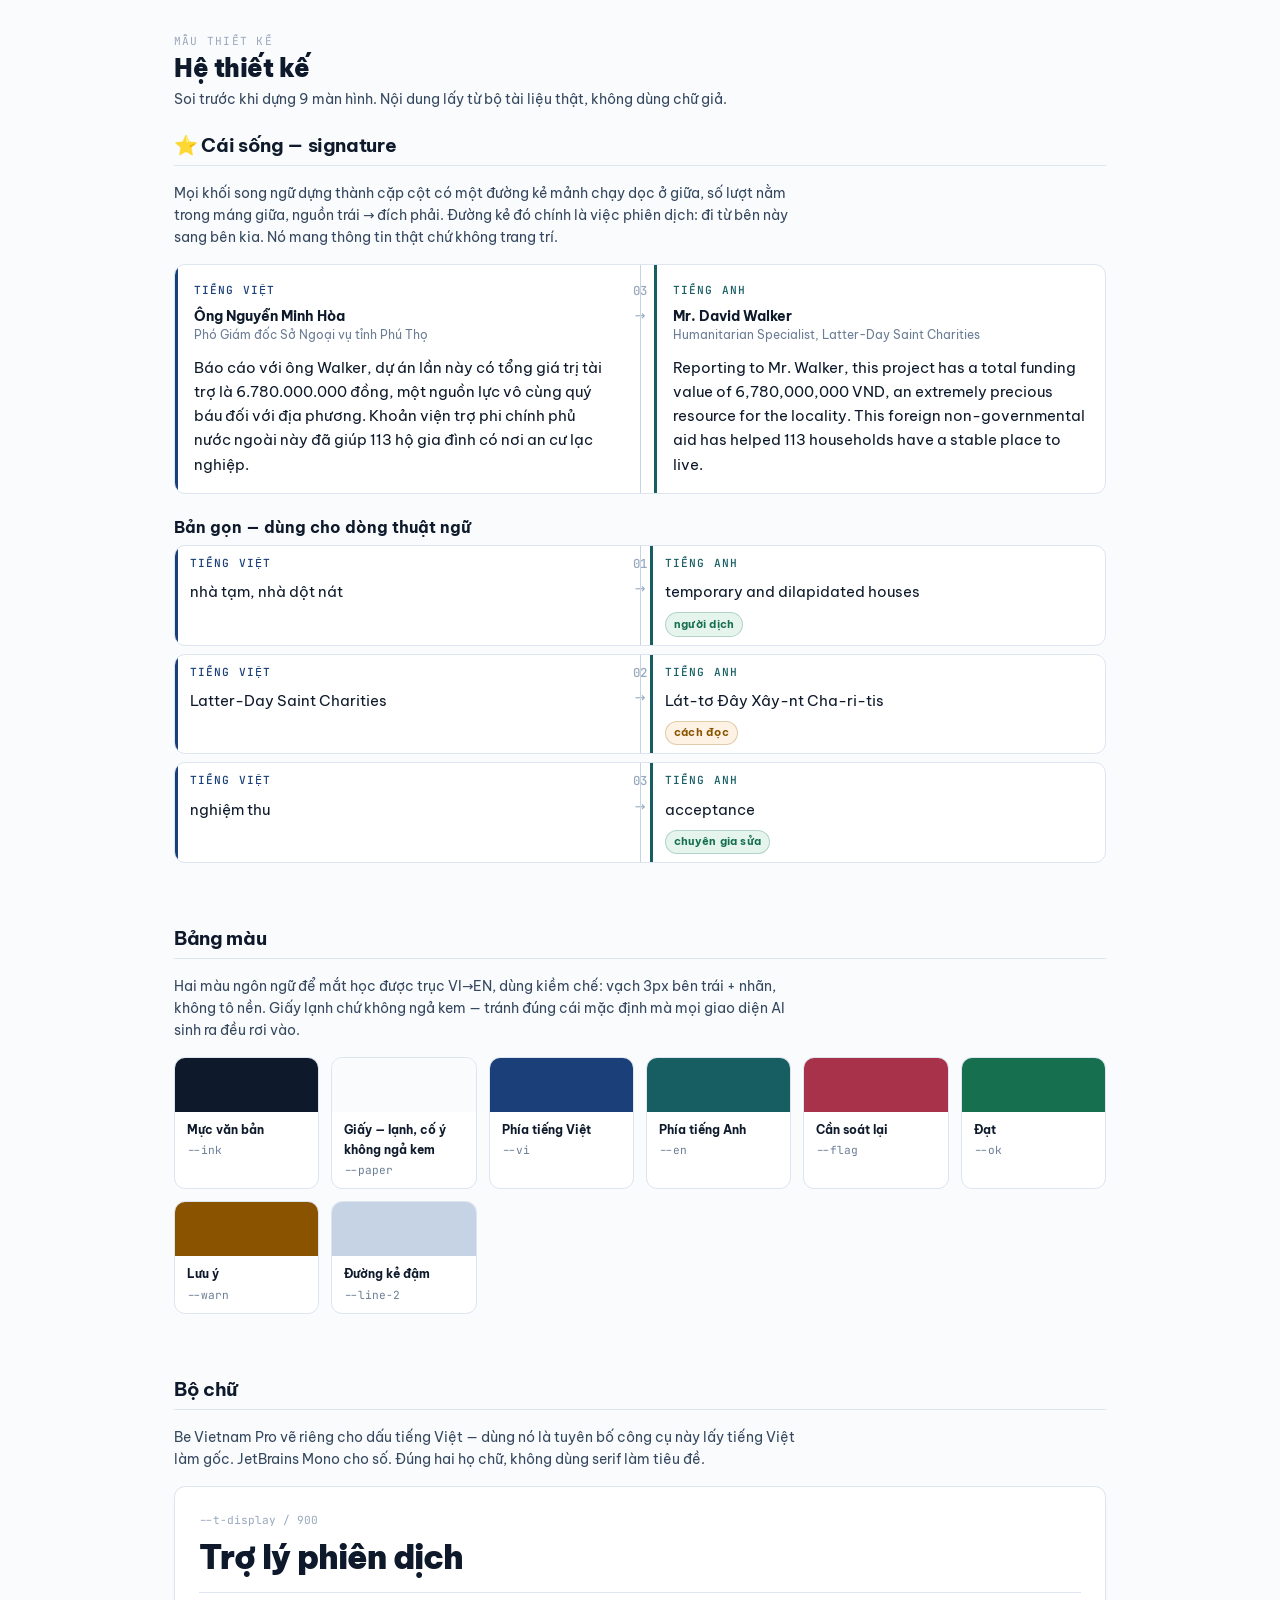
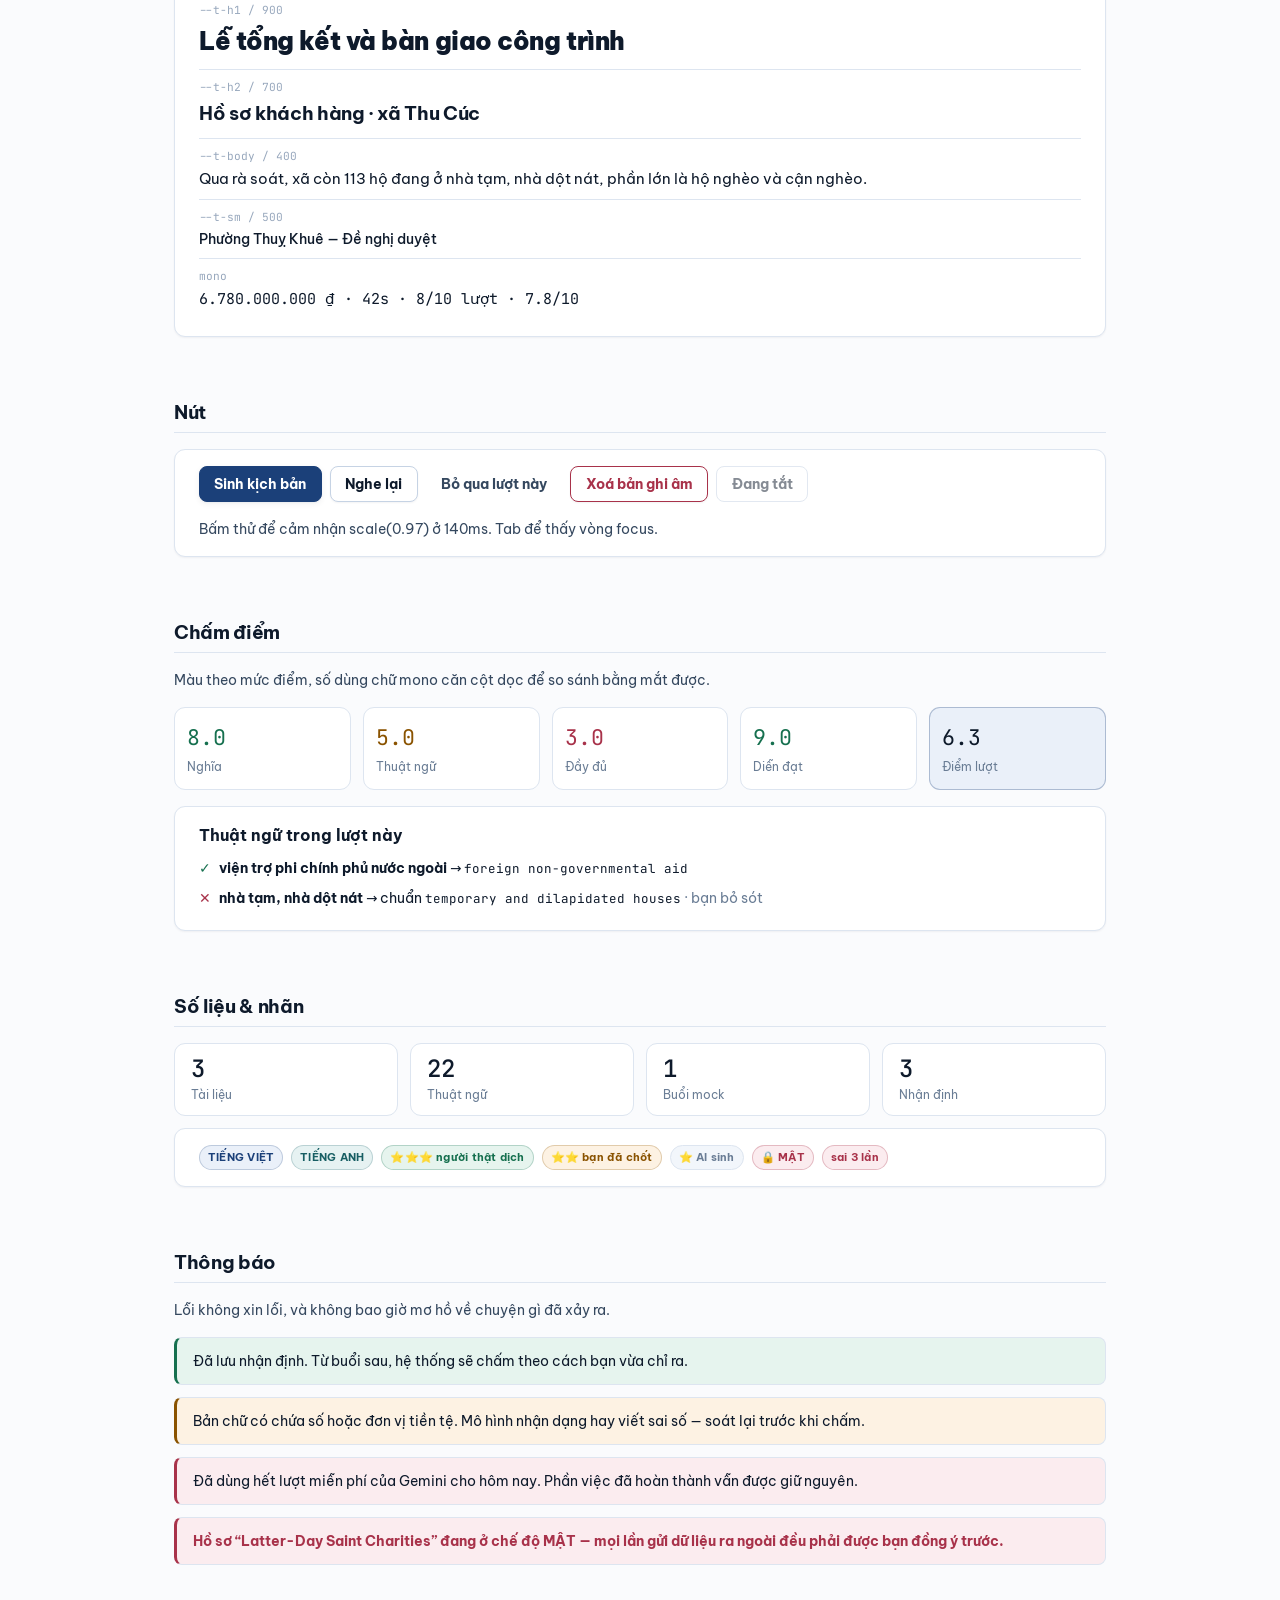
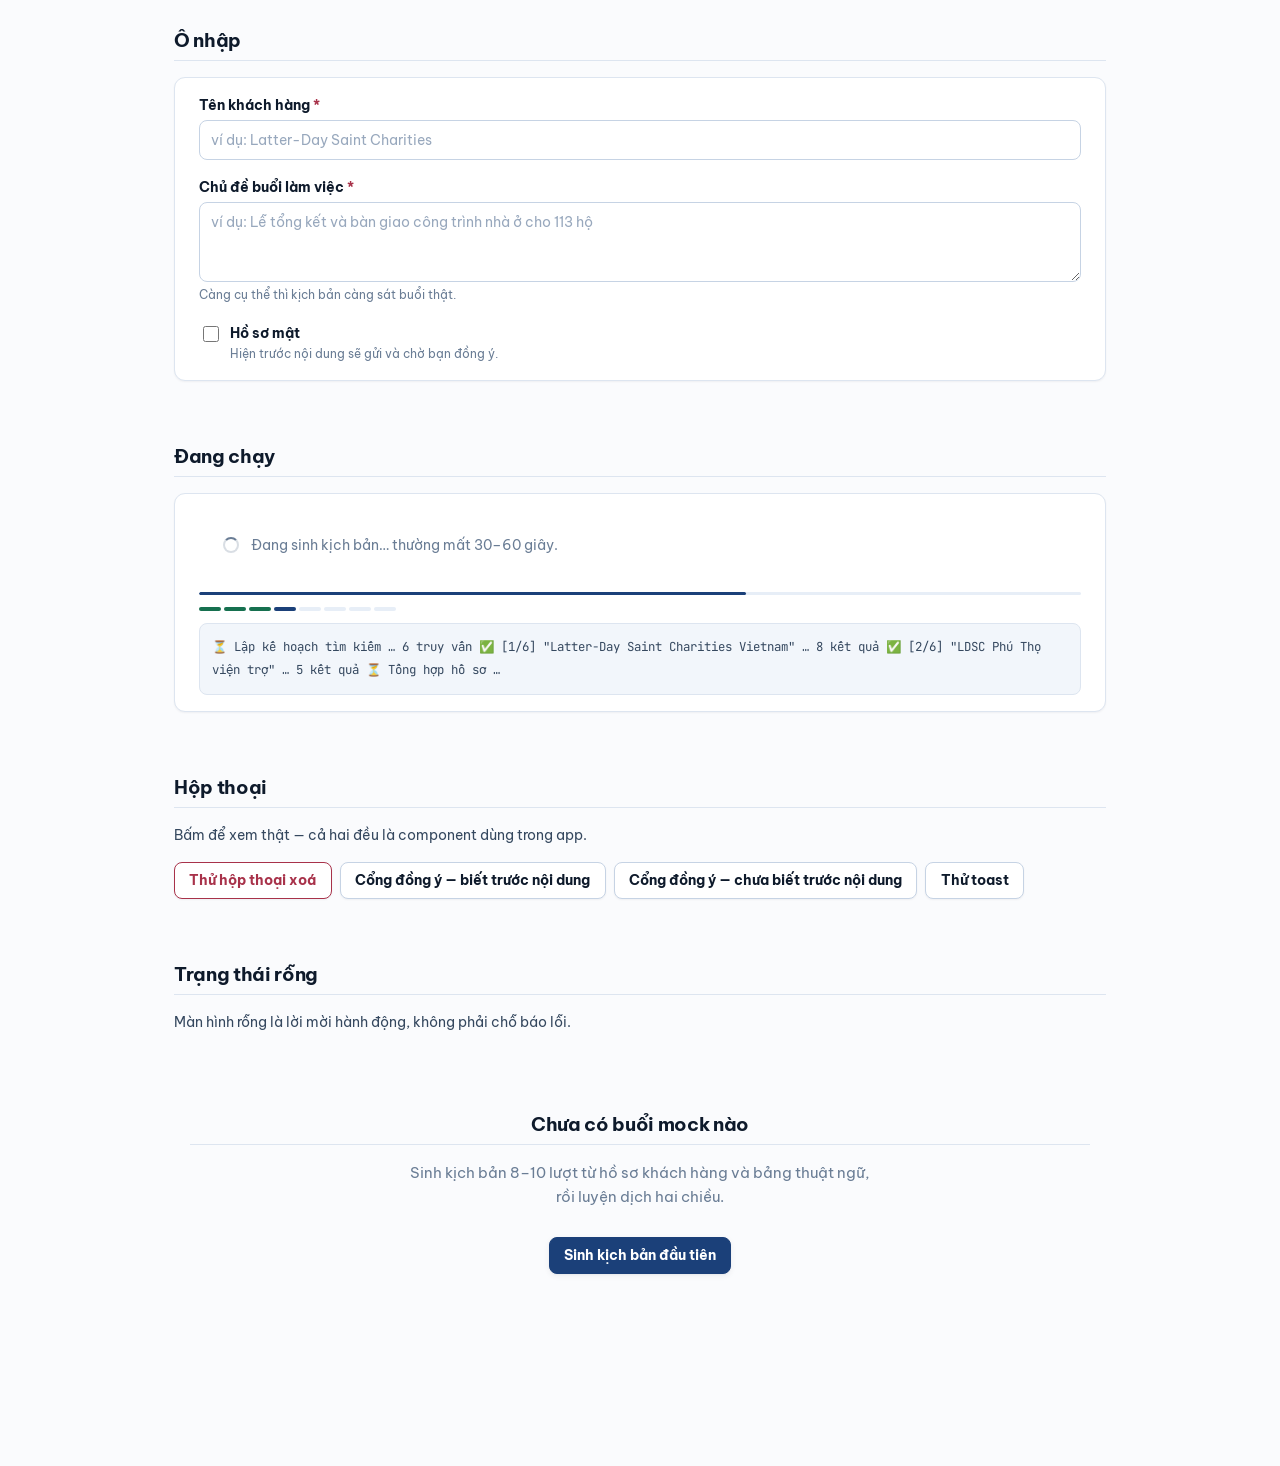
<file: web/gallery.html>
<!doctype html>
<html lang="vi">
  <head>
    <meta charset="utf-8" />
    <meta name="viewport" content="width=device-width, initial-scale=1" />
    <title>Mẫu thiết kế — Trợ lý phiên dịch</title>
    <meta name="color-scheme" content="light dark" />
    <!-- SVG một tệp cho mọi kích thước, và không phát sinh request 404 như trước.
         Hình chính là chữ ký "cái sống" của sản phẩm. -->
    <link rel="icon" type="image/svg+xml" href="/static/favicon.svg" />
    <link rel="stylesheet" href="static/css/tokens.css" />
    <link rel="stylesheet" href="static/css/base.css" />
    <link rel="stylesheet" href="static/css/components.css" />
    <link rel="stylesheet" href="static/css/screens.css" />
    <style>
      .gal { max-width: 980px; margin: 0 auto; padding: var(--s-6) var(--s-5) var(--s-8); }
      .gal section { margin-bottom: var(--s-8); }
      .gal h2 {
        padding-bottom: var(--s-2);
        border-bottom: 1px solid var(--line);
        margin-bottom: var(--s-4);
      }
      .gal .why {
        font-size: var(--t-sm);
        color: var(--ink-2);
        max-width: 70ch;
        margin-bottom: var(--s-4);
      }
      .swatches { display: grid; grid-template-columns: repeat(auto-fit, minmax(128px, 1fr)); gap: var(--s-3); }
      .sw { border: 1px solid var(--line); border-radius: var(--r-md); overflow: hidden; background: var(--surface); }
      .sw .chip { height: 54px; }
      .sw .meta { padding: var(--s-2) var(--s-3); font-size: var(--t-xs); }
      .sw .meta b { display: block; }
      .sw .meta code { color: var(--ink-3); font-size: var(--t-micro); }
      .type-row { padding: var(--s-2) 0; border-bottom: 1px solid var(--line); }
      .type-row:last-child { border-bottom: 0; }
      .type-row .tag {
        font-family: var(--font-mono); font-size: var(--t-micro);
        color: var(--ink-4); display: block; margin-bottom: 2px;
      }
    </style>
  </head>
  <body>
    <div class="gal" id="gal"></div>
    <script type="module" src="js/gallery.js"></script>
  </body>
</html>
</file>
<file: web/static/css/tokens.css>
/* ============================================================================
 * TOKENS — nguồn sự thật duy nhất cho màu, chữ, giãn cách, chuyển động.
 *
 * Hướng thiết kế neo vào chính nghề phiên dịch, không lấy mặc định an toàn:
 *   - Bộ chữ Be Vietnam Pro được vẽ riêng cho dấu tiếng Việt. Dùng nó là tuyên bố
 *     công cụ này lấy tiếng Việt làm gốc, chứ không phải với tay lấy Inter.
 *   - Hai màu ngôn ngữ (--vi navy, --en mòng két) để mắt học được trục VI→EN.
 *     Dùng KIỀM CHẾ: vạch 3px bên trái + nhãn, không tô nền.
 *   - Giấy lạnh (--paper) chứ KHÔNG ngả kem — tránh đúng cái mặc định
 *     "cream + serif + terracotta" mà mọi giao diện AI sinh ra đều rơi vào.
 * ========================================================================= */

/* ------------------------------- Bộ chữ -------------------------------- */

@font-face {
  font-family: "Be Vietnam Pro";
  font-style: normal;
  font-weight: 400;
  font-display: swap;
  src: url("../fonts/be-vietnam-pro-vietnamese-400-normal.woff2") format("woff2");
  unicode-range: U+0102-0103, U+0110-0111, U+0128-0129, U+0168-0169, U+01A0-01A1,
    U+01AF-01B0, U+0300-0301, U+0303-0304, U+0308-0309, U+0323, U+0329, U+1EA0-1EF9, U+20AB;
}
@font-face {
  font-family: "Be Vietnam Pro";
  font-style: normal;
  font-weight: 400;
  font-display: swap;
  src: url("../fonts/be-vietnam-pro-latin-400-normal.woff2") format("woff2");
}
@font-face {
  font-family: "Be Vietnam Pro";
  font-style: normal;
  font-weight: 500;
  font-display: swap;
  src: url("../fonts/be-vietnam-pro-vietnamese-500-normal.woff2") format("woff2");
  unicode-range: U+0102-0103, U+0110-0111, U+0128-0129, U+0168-0169, U+01A0-01A1,
    U+01AF-01B0, U+0300-0301, U+0303-0304, U+0308-0309, U+0323, U+0329, U+1EA0-1EF9, U+20AB;
}
@font-face {
  font-family: "Be Vietnam Pro";
  font-style: normal;
  font-weight: 500;
  font-display: swap;
  src: url("../fonts/be-vietnam-pro-latin-500-normal.woff2") format("woff2");
}
@font-face {
  font-family: "Be Vietnam Pro";
  font-style: normal;
  font-weight: 700;
  font-display: swap;
  src: url("../fonts/be-vietnam-pro-vietnamese-700-normal.woff2") format("woff2");
  unicode-range: U+0102-0103, U+0110-0111, U+0128-0129, U+0168-0169, U+01A0-01A1,
    U+01AF-01B0, U+0300-0301, U+0303-0304, U+0308-0309, U+0323, U+0329, U+1EA0-1EF9, U+20AB;
}
@font-face {
  font-family: "Be Vietnam Pro";
  font-style: normal;
  font-weight: 700;
  font-display: swap;
  src: url("../fonts/be-vietnam-pro-latin-700-normal.woff2") format("woff2");
}
@font-face {
  font-family: "Be Vietnam Pro";
  font-style: normal;
  font-weight: 900;
  font-display: swap;
  src: url("../fonts/be-vietnam-pro-vietnamese-900-normal.woff2") format("woff2");
  unicode-range: U+0102-0103, U+0110-0111, U+0128-0129, U+0168-0169, U+01A0-01A1,
    U+01AF-01B0, U+0300-0301, U+0303-0304, U+0308-0309, U+0323, U+0329, U+1EA0-1EF9, U+20AB;
}
@font-face {
  font-family: "Be Vietnam Pro";
  font-style: normal;
  font-weight: 900;
  font-display: swap;
  src: url("../fonts/be-vietnam-pro-latin-900-normal.woff2") format("woff2");
}
@font-face {
  font-family: "JetBrains Mono";
  font-style: normal;
  font-weight: 400;
  font-display: swap;
  src: url("../fonts/jetbrains-mono-latin-400-normal.woff2") format("woff2");
}
@font-face {
  font-family: "JetBrains Mono";
  font-style: normal;
  font-weight: 500;
  font-display: swap;
  src: url("../fonts/jetbrains-mono-latin-500-normal.woff2") format("woff2");
}

:root {
  --font-ui: "Be Vietnam Pro", system-ui, -apple-system, "Segoe UI", sans-serif;
  --font-mono: "JetBrains Mono", ui-monospace, Consolas, monospace;

  /* ----------------------------- Thang chữ -----------------------------
   * Tỉ lệ 1.2 quanh 15px. Tiêu đề dùng weight 900 của Be Vietnam Pro —
   * bộ chữ này có độ tương phản nét rất rõ ở weight cao, đủ làm giọng chính
   * mà không cần thêm một họ chữ serif nào nữa.
   */
  --t-display: 2.05rem;
  --t-h1: 1.55rem;
  --t-h2: 1.2rem;
  --t-h3: 1rem;
  --t-body: 0.938rem;
  --t-sm: 0.85rem;
  --t-xs: 0.775rem;
  --t-micro: 0.7rem;

  --lh-tight: 1.2;
  --lh-snug: 1.4;
  --lh-body: 1.62;

  /* Chữ càng to càng phải siết lại, càng nhỏ càng phải nới ra */
  --tr-display: -0.03em;
  --tr-head: -0.018em;
  --tr-body: 0;
  --tr-micro: 0.02em;

  /* --------------------------- Giãn cách ---------------------------
   * Thang 4px. Chỉ dùng các bậc này, không đặt số lẻ.
   */
  --s-1: 4px;
  --s-2: 8px;
  --s-3: 12px;
  --s-4: 16px;
  --s-5: 24px;
  --s-6: 32px;
  --s-7: 48px;
  --s-8: 64px;

  --r-xs: 5px;
  --r-sm: 8px;
  --r-md: 11px;
  --r-lg: 16px;
  --r-pill: 999px;

  /* ------------------------------ Màu ------------------------------ */
  --ink: #0e1a2b;
  --ink-2: #35485f;
  --ink-3: #6a7d95;
  --ink-4: #98a8bd;

  --paper: #fafbfd;
  --surface: #ffffff;
  --surface-2: #f2f6fb;
  --surface-3: #e7eef7;

  --line: #dde5f0;
  --line-2: #c6d3e4;

  /* Hai màu ngôn ngữ — trục của toàn bộ sản phẩm */
  --vi: #1b4079;
  --vi-soft: #eaf0f9;
  --en: #175e63;
  --en-soft: #e6f2f2;

  --flag: #a8324a;
  --flag-soft: #fbecef;

  --ok: #16704f;
  --ok-soft: #e6f4ee;
  --warn: #8a5300;
  --warn-soft: #fdf2e3;

  /* Bóng rất nhẹ, ba tầng. Viền đơn thuần làm mọi thứ phẳng như nhau. */
  --sh-1: 0 1px 2px rgba(14, 26, 43, 0.05);
  --sh-2: 0 2px 6px rgba(14, 26, 43, 0.06), 0 1px 2px rgba(14, 26, 43, 0.04);
  --sh-3: 0 10px 30px rgba(14, 26, 43, 0.10), 0 2px 6px rgba(14, 26, 43, 0.05);
  --sh-focus: 0 0 0 3px rgba(27, 64, 121, 0.16);

  /* --------------------------- Chuyển động ---------------------------
   * Easing dựng sẵn của CSS quá yếu. Đây là bảng điều khiển nghề nghiệp:
   * gọn và nhanh, không nảy, không trang trí.
   */
  --ease-out: cubic-bezier(0.23, 1, 0.32, 1);
  --ease-in-out: cubic-bezier(0.77, 0, 0.175, 1);

  --d-press: 140ms;
  --d-state: 180ms;
  --d-enter: 220ms;

  /* --------------------------- Kích thước --------------------------- */
  --rail-w: 236px;
  --content-max: 1100px;
  --spine-gap: 28px; /* máng giữa của "cái sống" — vừa đủ đặt số lượt */
}

/* Nền tối: cùng cấu trúc, đảo tầng bề mặt. Hai màu ngôn ngữ sáng lên để
 * giữ tương phản trên nền tối. */
@media (prefers-color-scheme: dark) {
  :root {
    --ink: #e9eff8;
    --ink-2: #b3c2d6;
    --ink-3: #8395ad;
    --ink-4: #5f7188;

    --paper: #0a1220;
    --surface: #101b2c;
    --surface-2: #16243a;
    --surface-3: #1e3049;

    --line: #21334b;
    --line-2: #2d4260;

    --vi: #6d9ee0;
    --vi-soft: #16273f;
    --en: #4fb3b8;
    --en-soft: #102a2c;

    --flag: #e8798e;
    --flag-soft: #2c151b;

    --ok: #57c096;
    --ok-soft: #10281f;
    --warn: #e0a850;
    --warn-soft: #2a2011;

    --sh-1: 0 1px 2px rgba(0, 0, 0, 0.35);
    --sh-2: 0 2px 6px rgba(0, 0, 0, 0.4);
    --sh-3: 0 10px 30px rgba(0, 0, 0, 0.5);
    --sh-focus: 0 0 0 3px rgba(109, 158, 224, 0.24);
  }
}
</file>
<file: web/static/css/base.css>
/* ============================================================================
 * BASE — reset, typography, và bố cục khung (rail trái + vùng nội dung).
 * ========================================================================= */

*,
*::before,
*::after {
  box-sizing: border-box;
}

html,
body {
  margin: 0;
  padding: 0;
  height: 100%;
}

body {
  font-family: var(--font-ui);
  font-size: var(--t-body);
  line-height: var(--lh-body);
  color: var(--ink);
  background: var(--paper);
  -webkit-font-smoothing: antialiased;
  text-rendering: optimizeLegibility;
  /* Bỏ độ trễ 300ms chờ double-tap trên cảm ứng */
  touch-action: manipulation;
  -webkit-tap-highlight-color: transparent;
}

h1,
h2,
h3,
h4 {
  margin: 0;
  color: var(--ink);
  line-height: var(--lh-tight);
  /* Không để chữ cuối của tiêu đề rơi một mình xuống dòng */
  text-wrap: balance;
  /* Nhảy tới neo trong trang thì tiêu đề không dính sát mép trên */
  scroll-margin-top: var(--s-5);
}
h1 {
  font-size: var(--t-h1);
  font-weight: 900;
  letter-spacing: var(--tr-head);
}
h2 {
  font-size: var(--t-h2);
  font-weight: 700;
  letter-spacing: var(--tr-head);
}
h3 {
  font-size: var(--t-h3);
  font-weight: 700;
}

p {
  margin: 0 0 var(--s-3);
}
p:last-child {
  margin-bottom: 0;
}

a {
  color: var(--vi);
  text-decoration-color: color-mix(in srgb, var(--vi) 35%, transparent);
  text-underline-offset: 2px;
}
@media (hover: hover) and (pointer: fine) {
  a:hover {
    text-decoration-color: currentColor;
  }
}

code,
kbd,
.mono {
  font-family: var(--font-mono);
  font-size: 0.92em;
  font-variant-numeric: tabular-nums;
}

hr {
  border: 0;
  border-top: 1px solid var(--line);
  margin: var(--s-6) 0;
}

/* Vòng focus thấy được ở mọi nơi — điều hướng bàn phím phải biết mình đang ở đâu */
:focus-visible {
  outline: 2px solid var(--vi);
  outline-offset: 2px;
  border-radius: var(--r-xs);
}

/* Chỉ hiện cho người dùng bàn phím, nhảy thẳng vào nội dung chính */
.skip-link {
  position: absolute;
  left: var(--s-3);
  top: -100px;
  z-index: 100;
  padding: var(--s-2) var(--s-4);
  background: var(--vi);
  color: #fff;
  border-radius: var(--r-sm);
  font-weight: 600;
  transition: top var(--d-state) var(--ease-out);
}
.skip-link:focus {
  top: var(--s-3);
}

/* ============================== Khung ============================== */

.app {
  display: grid;
  grid-template-columns: var(--rail-w) 1fr;
  min-height: 100vh;
}

/* Màn Mock chạy toàn khung: bỏ rail, không còn chrome nào.
 * Đây là điểm khác biệt lớn nhất so với một biểu mẫu.
 *
 * PHẢI khai báo MỘT cột, không phải `0 1fr`. Vì `.rail` bị `display:none` nên nó bị loại
 * khỏi grid hoàn toàn, và `.content` sẽ được tự động đặt vào cột ĐẦU TIÊN. Nếu cột đầu là
 * `0` thì cột nội dung rộng 0px, cộng với `min-width:0` bên dưới là co về đúng một ký tự
 * mỗi dòng. Đây là lỗi đã thực sự xảy ra một lần — đừng đổi lại. */
.app[data-chrome="off"] {
  grid-template-columns: 1fr;
}
.app[data-chrome="off"] .rail {
  display: none;
}

.content {
  min-width: 0; /* cho phép con bên trong cuộn ngang mà không đẩy layout */
  padding: var(--s-6) var(--s-6) var(--s-8);
}
.content-inner {
  max-width: var(--content-max);
  margin: 0 auto;
}

/* ============================== Rail trái ============================== */

.rail {
  position: sticky;
  top: 0;
  height: 100vh;
  display: flex;
  flex-direction: column;
  gap: var(--s-2);
  padding: var(--s-4) var(--s-3);
  background: var(--surface);
  border-right: 1px solid var(--line);
  overflow-y: auto;
}

.rail-brand {
  display: flex;
  align-items: baseline;
  gap: var(--s-2);
  padding: var(--s-2) var(--s-2) var(--s-4);
}
.rail-brand .mark {
  font-weight: 900;
  font-size: 1.15rem;
  letter-spacing: var(--tr-display);
  color: var(--ink);
}
/* Mũi tên VI→EN trong logo: nhắc lại chính trục của sản phẩm */
.rail-brand .axis {
  font-family: var(--font-mono);
  font-size: var(--t-micro);
  color: var(--ink-3);
  letter-spacing: 0.06em;
}

.rail-section {
  padding: var(--s-4) var(--s-2) var(--s-1);
  font-size: var(--t-micro);
  font-weight: 700;
  letter-spacing: 0.09em;
  text-transform: uppercase;
  color: var(--ink-4);
}

.rail-link {
  display: flex;
  align-items: center;
  gap: var(--s-3);
  width: 100%;
  padding: var(--s-2) var(--s-3);
  border: 0;
  border-radius: var(--r-sm);
  background: transparent;
  color: var(--ink-2);
  font: inherit;
  font-size: var(--t-sm);
  font-weight: 500;
  text-align: left;
  cursor: pointer;
  transition: background-color var(--d-state) var(--ease-out),
    color var(--d-state) var(--ease-out);
}
.rail-link .ico {
  width: 1.15rem;
  text-align: center;
  flex: none;
  font-size: 0.95rem;
}
@media (hover: hover) and (pointer: fine) {
  .rail-link:hover {
    background: var(--surface-2);
    color: var(--ink);
  }
}
.rail-link[aria-current="page"] {
  background: var(--vi-soft);
  color: var(--vi);
  font-weight: 700;
}
.rail-link .count {
  margin-left: auto;
  font-family: var(--font-mono);
  font-size: var(--t-micro);
  color: var(--ink-4);
}

.rail-foot {
  margin-top: auto;
  padding: var(--s-3) var(--s-2) 0;
  border-top: 1px solid var(--line);
  font-size: var(--t-micro);
  color: var(--ink-4);
  line-height: var(--lh-snug);
}

/* ============================== Đáp ứng ============================== */

@media (max-width: 940px) {
  .app {
    grid-template-columns: 1fr;
  }
  .rail {
    position: static;
    height: auto;
    flex-direction: row;
    flex-wrap: wrap;
    align-items: center;
    border-right: 0;
    border-bottom: 1px solid var(--line);
  }
  .rail-section,
  .rail-foot {
    display: none;
  }
  .rail-link {
    width: auto;
  }
  .rail-link .count {
    display: none;
  }
  .content {
    padding: var(--s-4);
  }
}

/* ============================== Giảm chuyển động ==============================
 * Giảm chứ không tắt sạch: giữ đổi màu và opacity vì chúng giúp hiểu giao diện,
 * chỉ bỏ phần dịch chuyển vị trí. */
@media (prefers-reduced-motion: reduce) {
  *,
  *::before,
  *::after {
    animation-duration: 0.01ms !important;
    animation-iteration-count: 1 !important;
    transition-duration: 0.01ms !important;
    scroll-behavior: auto !important;
  }
}
</file>
<file: web/static/css/components.css>
/* ============================================================================
 * COMPONENTS — nút, ô nhập, thẻ, badge, toast, hộp thoại, và ⭐ CÁI SỐNG.
 * ========================================================================= */

/* ============================== Nút ==============================
 * Ba trạng thái, mỗi trạng thái một mục đích:
 *   hover  — cho biết bấm được (chỉ trên thiết bị có con trỏ thật)
 *   active — phản hồi tức thì rằng giao diện đã nghe thấy
 *   focus  — cho biết bàn phím đang ở đâu
 */

.btn {
  display: inline-flex;
  align-items: center;
  justify-content: center;
  gap: var(--s-2);
  padding: 0.5rem 0.9rem;
  border: 1px solid var(--line-2);
  border-radius: var(--r-sm);
  background: var(--surface);
  color: var(--ink);
  font: inherit;
  font-size: var(--t-sm);
  font-weight: 600;
  line-height: 1.35;
  cursor: pointer;
  box-shadow: var(--sh-1);
  /* Nêu đích danh thuộc tính — không dùng `all` */
  transition: transform var(--d-press) var(--ease-out),
    background-color var(--d-state) var(--ease-out),
    border-color var(--d-state) var(--ease-out),
    box-shadow var(--d-state) var(--ease-out), opacity var(--d-state) var(--ease-out);
}

@media (hover: hover) and (pointer: fine) {
  .btn:hover:not(:disabled) {
    background: var(--surface-2);
    border-color: var(--line-2);
    box-shadow: var(--sh-2);
  }
}
.btn:active:not(:disabled) {
  transform: scale(0.97);
  box-shadow: var(--sh-1);
}
.btn:disabled {
  opacity: 0.5;
  cursor: not-allowed;
  box-shadow: none;
}

.btn-primary {
  background: var(--vi);
  border-color: var(--vi);
  color: #fff;
  box-shadow: var(--sh-2);
}
@media (hover: hover) and (pointer: fine) {
  .btn-primary:hover:not(:disabled) {
    background: color-mix(in srgb, var(--vi) 88%, black);
    border-color: color-mix(in srgb, var(--vi) 88%, black);
  }
}

/* Nút nguy hiểm khác màu hẳn — và luôn đi kèm xác nhận hai bước */
.btn-danger {
  background: var(--surface);
  border-color: var(--flag);
  color: var(--flag);
}
@media (hover: hover) and (pointer: fine) {
  .btn-danger:hover:not(:disabled) {
    background: var(--flag-soft);
  }
}

.btn-ghost {
  background: transparent;
  border-color: transparent;
  box-shadow: none;
  color: var(--ink-2);
}
@media (hover: hover) and (pointer: fine) {
  .btn-ghost:hover:not(:disabled) {
    background: var(--surface-2);
    box-shadow: none;
  }
}

.btn-sm {
  padding: 0.3rem 0.6rem;
  font-size: var(--t-xs);
}
.btn-lg {
  padding: 0.7rem 1.3rem;
  font-size: var(--t-body);
}
.btn-block {
  width: 100%;
}

.btn-row {
  display: flex;
  gap: var(--s-2);
  flex-wrap: wrap;
  align-items: center;
}

/* ============================== Ô nhập ============================== */

.field {
  display: block;
  margin-bottom: var(--s-4);
}
.field > .label {
  display: block;
  margin-bottom: var(--s-1);
  font-size: var(--t-sm);
  font-weight: 600;
  color: var(--ink);
}
.field > .hint {
  margin-top: var(--s-1);
  font-size: var(--t-xs);
  color: var(--ink-3);
  line-height: var(--lh-snug);
}
.req {
  color: var(--flag);
}

.input,
.textarea,
.select {
  display: block;
  width: 100%;
  /* Windows ở chế độ tối vẽ <select> bằng màu hệ thống nếu không đặt tường minh,
     ra chữ đen trên nền đen. Phải nêu cả hai. */
  color-scheme: inherit;
  padding: 0.5rem 0.7rem;
  border: 1px solid var(--line-2);
  border-radius: var(--r-sm);
  background: var(--surface);
  color: var(--ink);
  font: inherit;
  font-size: var(--t-sm);
  transition: border-color var(--d-state) var(--ease-out),
    box-shadow var(--d-state) var(--ease-out);
}
.textarea {
  resize: vertical;
  min-height: 5rem;
  line-height: var(--lh-body);
}
.input:focus,
.textarea:focus,
.select:focus {
  outline: none;
  border-color: var(--vi);
  box-shadow: var(--sh-focus);
}
.input::placeholder,
.textarea::placeholder {
  color: var(--ink-4);
}

.check {
  display: flex;
  align-items: flex-start;
  gap: var(--s-2);
  cursor: pointer;
  font-size: var(--t-sm);
}
.check input {
  margin-top: 0.22rem;
  accent-color: var(--vi);
  width: 1rem;
  height: 1rem;
  flex: none;
}

/* ============================== Thẻ ============================== */

.card {
  background: var(--surface);
  border: 1px solid var(--line);
  border-radius: var(--r-md);
  padding: var(--s-4) var(--s-5);
  box-shadow: var(--sh-1);
}
.card + .card {
  margin-top: var(--s-3);
}
.card-title {
  font-size: var(--t-h3);
  font-weight: 700;
  margin-bottom: var(--s-1);
  display: flex;
  align-items: center;
  gap: var(--s-2);
}
.card-sub {
  color: var(--ink-2);
  font-size: var(--t-sm);
  line-height: var(--lh-body);
}
/* Thẻ nhấn: dùng cho gợi ý bước tiếp theo, không lạm dụng */
.card-accent {
  border-color: var(--vi);
  border-left-width: 3px;
}

/* ============================== Ô số liệu ============================== */

.stats {
  display: grid;
  grid-template-columns: repeat(auto-fit, minmax(140px, 1fr));
  gap: var(--s-3);
}
.stat {
  background: var(--surface);
  border: 1px solid var(--line);
  border-radius: var(--r-md);
  padding: var(--s-3) var(--s-4);
}
.stat .v {
  font-family: var(--font-mono);
  font-size: 1.5rem;
  font-weight: 500;
  color: var(--ink);
  line-height: 1.1;
  font-variant-numeric: tabular-nums;
}
.stat .k {
  margin-top: var(--s-1);
  font-size: var(--t-xs);
  color: var(--ink-3);
  line-height: var(--lh-snug);
}

/* ============================== Badge ============================== */

.badge {
  display: inline-flex;
  align-items: center;
  gap: 0.28em;
  padding: 0.14rem 0.5rem;
  border: 1px solid transparent;
  border-radius: var(--r-pill);
  font-size: var(--t-micro);
  font-weight: 700;
  letter-spacing: var(--tr-micro);
  white-space: nowrap;
  line-height: 1.6;
}
.badge-vi {
  background: var(--vi-soft);
  color: var(--vi);
  border-color: color-mix(in srgb, var(--vi) 22%, transparent);
}
.badge-en {
  background: var(--en-soft);
  color: var(--en);
  border-color: color-mix(in srgb, var(--en) 22%, transparent);
}
.badge-ok {
  background: var(--ok-soft);
  color: var(--ok);
  border-color: color-mix(in srgb, var(--ok) 25%, transparent);
}
.badge-warn {
  background: var(--warn-soft);
  color: var(--warn);
  border-color: color-mix(in srgb, var(--warn) 25%, transparent);
}
.badge-flag {
  background: var(--flag-soft);
  color: var(--flag);
  border-color: color-mix(in srgb, var(--flag) 28%, transparent);
}
.badge-mute {
  background: var(--surface-2);
  color: var(--ink-3);
  border-color: var(--line);
}

/* ============================================================================
 * ⭐ CÁI SỐNG — signature của sản phẩm
 *
 * Mọi khối song ngữ dựng thành cặp cột có MỘT ĐƯỜNG KẺ MẢNH chạy dọc ở giữa,
 * số lượt nằm trong máng giữa, nguồn trái → đích phải.
 *
 * Đường kẻ đó chính là việc phiên dịch: đi từ bên này sang bên kia. Nó mang
 * thông tin thật (đâu là nguồn, đâu là đích, lượt thứ mấy) chứ không trang trí.
 * ========================================================================= */

.spine {
  display: grid;
  grid-template-columns: 1fr var(--spine-gap) 1fr;
  position: relative;
  background: var(--surface);
  border: 1px solid var(--line);
  border-radius: var(--r-md);
  overflow: hidden;
}

/* Chính cái sống: đường kẻ dọc giữa hai cột */
.spine::before {
  content: "";
  position: absolute;
  top: 0;
  bottom: 0;
  left: calc(50% - 0.5px);
  width: 1px;
  background: var(--line-2);
}

.spine-side {
  padding: var(--s-4) var(--s-4);
  min-width: 0;
}
.spine-side.is-vi {
  border-left: 3px solid var(--vi);
}
.spine-side.is-en {
  border-left: 3px solid var(--en);
}

.spine-lang {
  font-family: var(--font-mono);
  font-size: var(--t-micro);
  font-weight: 500;
  letter-spacing: 0.1em;
  margin-bottom: var(--s-2);
}
.spine-side.is-vi .spine-lang {
  color: var(--vi);
}
.spine-side.is-en .spine-lang {
  color: var(--en);
}

.spine-who {
  font-size: var(--t-sm);
  font-weight: 700;
  color: var(--ink);
  line-height: var(--lh-snug);
}
.spine-role {
  font-size: var(--t-xs);
  color: var(--ink-3);
  margin-bottom: var(--s-3);
  line-height: var(--lh-snug);
}
.spine-text {
  font-size: var(--t-body);
  line-height: var(--lh-body);
  color: var(--ink);
}
.spine-text.is-muted {
  color: var(--ink-3);
  font-style: italic;
}

/* Máng giữa: số lượt + mũi tên chiều dịch */
.spine-gutter {
  display: flex;
  flex-direction: column;
  align-items: center;
  padding-top: var(--s-4);
  gap: var(--s-2);
}
.spine-no {
  font-family: var(--font-mono);
  font-size: var(--t-xs);
  font-weight: 500;
  color: var(--ink-4);
  font-variant-numeric: tabular-nums;
}
.spine-arrow {
  color: var(--ink-4);
  font-size: 0.8rem;
  line-height: 1;
}

/* Bản gọn cho dòng glossary: cùng ngữ pháp thị giác, ít khoảng đệm hơn */
.spine-row {
  --spine-gap: 20px;
}
.spine-row .spine-side {
  padding: var(--s-2) var(--s-3);
}
.spine-row .spine-gutter {
  padding-top: var(--s-2);
}

@media (max-width: 720px) {
  .spine {
    grid-template-columns: 1fr;
  }
  .spine::before {
    display: none;
  }
  .spine-gutter {
    flex-direction: row;
    justify-content: flex-start;
    padding: 0 var(--s-4) var(--s-2);
  }
  .spine-side.is-en {
    border-top: 1px solid var(--line);
  }
}

/* ============================== Toast ============================== */

.toasts {
  position: fixed;
  right: var(--s-4);
  bottom: var(--s-4);
  z-index: 60;
  display: flex;
  flex-direction: column;
  gap: var(--s-2);
  max-width: min(420px, calc(100vw - 2 * var(--s-4)));
}
.toast {
  display: flex;
  gap: var(--s-3);
  padding: var(--s-3) var(--s-4);
  border: 1px solid var(--line-2);
  border-left-width: 3px;
  border-radius: var(--r-sm);
  background: var(--surface);
  box-shadow: var(--sh-3);
  font-size: var(--t-sm);
  line-height: var(--lh-snug);
  /* Dùng transition chứ không keyframes: toast có thể dồn nhanh, transition
     đổi hướng mượt còn keyframes thì nhảy về đầu */
  transition: opacity var(--d-state) var(--ease-out),
    transform var(--d-state) var(--ease-out);
}
.toast[data-enter="0"] {
  opacity: 0;
  transform: translateY(8px);
}
.toast.is-ok {
  border-left-color: var(--ok);
}
.toast.is-warn {
  border-left-color: var(--warn);
}
.toast.is-error {
  border-left-color: var(--flag);
}
.toast .close {
  margin-left: auto;
  border: 0;
  background: none;
  color: var(--ink-3);
  cursor: pointer;
  font-size: 1rem;
  line-height: 1;
  padding: 0 0.15rem;
}

/* ============================== Hộp thoại ============================== */

.modal-backdrop {
  position: fixed;
  inset: 0;
  z-index: 70;
  /* Cuộn hết hộp thoại thì KHÔNG kéo theo trang phía sau */
  overscroll-behavior: contain;
  display: grid;
  place-items: center;
  padding: var(--s-4);
  background: rgba(14, 26, 43, 0.42);
  backdrop-filter: blur(2px);
}
.modal {
  width: min(660px, 100%);
  max-height: 86vh;
  overflow-y: auto;
  overscroll-behavior: contain;
  background: var(--surface);
  border: 1px solid var(--line-2);
  border-radius: var(--r-lg);
  box-shadow: var(--sh-3);
  padding: var(--s-5);
  /* Hộp thoại KHÔNG neo vào nút bấm nào nên giữ transform-origin ở giữa.
     Vào từ scale(0.96), không bao giờ từ scale(0) — không có gì hiện ra từ số không. */
  animation: modal-in var(--d-enter) var(--ease-out) both;
}
@keyframes modal-in {
  from {
    opacity: 0;
    transform: scale(0.96);
  }
}
.modal h2 {
  margin-bottom: var(--s-2);
}
.modal-body {
  margin: var(--s-3) 0 var(--s-5);
  font-size: var(--t-sm);
  line-height: var(--lh-body);
  color: var(--ink-2);
}
.modal-foot {
  display: flex;
  gap: var(--s-2);
  justify-content: flex-end;
  flex-wrap: wrap;
}

/* Khối xem trước nội dung sắp gửi ra ngoài (hồ sơ mật) */
.payload {
  font-family: var(--font-mono);
  font-size: var(--t-xs);
  line-height: 1.55;
  background: var(--surface-2);
  border: 1px solid var(--line);
  border-radius: var(--r-sm);
  padding: var(--s-3);
  max-height: 260px;
  overflow: auto;
  white-space: pre-wrap;
  word-break: break-word;
}

/* ============================== Thông báo ============================== */

.note {
  display: flex;
  gap: var(--s-3);
  padding: var(--s-3) var(--s-4);
  border: 1px solid var(--line);
  border-left: 3px solid var(--ink-4);
  border-radius: var(--r-sm);
  background: var(--surface);
  font-size: var(--t-sm);
  line-height: var(--lh-body);
  margin-bottom: var(--s-3);
}
.note.is-ok {
  border-left-color: var(--ok);
  background: var(--ok-soft);
}
.note.is-warn {
  border-left-color: var(--warn);
  background: var(--warn-soft);
}
.note.is-error {
  border-left-color: var(--flag);
  background: var(--flag-soft);
}
.note.is-secret {
  border-left-color: var(--flag);
  background: var(--flag-soft);
  color: var(--flag);
  font-weight: 600;
}

/* ============================== Vặt ============================== */

.empty {
  text-align: center;
  padding: var(--s-8) var(--s-4);
  color: var(--ink-3);
}
.empty h2 {
  margin-bottom: var(--s-2);
  color: var(--ink);
}
.empty p {
  max-width: 46ch;
  margin-inline: auto;
}

.spinner {
  width: 1rem;
  height: 1rem;
  border: 2px solid color-mix(in srgb, currentColor 25%, transparent);
  border-top-color: currentColor;
  border-radius: 50%;
  /* Quay nhanh: spinner nhanh làm cảm giác tải nhanh hơn dù thời gian như nhau */
  animation: spin 620ms linear infinite;
  flex: none;
}
@keyframes spin {
  to {
    transform: rotate(360deg);
  }
}

.loading-row {
  display: flex;
  align-items: center;
  gap: var(--s-3);
  padding: var(--s-5);
  color: var(--ink-3);
  font-size: var(--t-sm);
}

.progress {
  height: 3px;
  background: var(--surface-3);
  border-radius: var(--r-pill);
  overflow: hidden;
}
.progress > i {
  display: block;
  height: 100%;
  background: var(--vi);
  border-radius: inherit;
  transition: width var(--d-state) var(--ease-out);
}

.page-head {
  margin-bottom: var(--s-5);
}
.page-head .eyebrow {
  font-family: var(--font-mono);
  font-size: var(--t-micro);
  letter-spacing: 0.11em;
  text-transform: uppercase;
  color: var(--ink-4);
  margin-bottom: var(--s-1);
}
.page-head p {
  color: var(--ink-2);
  font-size: var(--t-sm);
  margin-top: var(--s-1);
  max-width: 68ch;
}

.section {
  margin-top: var(--s-7);
}
.section > h2 {
  margin-bottom: var(--s-3);
}

.row-between {
  display: flex;
  align-items: center;
  justify-content: space-between;
  gap: var(--s-3);
  flex-wrap: wrap;
}

.table-wrap {
  overflow-x: auto;
  border: 1px solid var(--line);
  border-radius: var(--r-md);
  background: var(--surface);
}
table.data {
  width: 100%;
  border-collapse: collapse;
  font-size: var(--t-sm);
  font-variant-numeric: tabular-nums;
}
table.data th,
table.data td {
  padding: var(--s-2) var(--s-3);
  text-align: left;
  border-bottom: 1px solid var(--line);
  vertical-align: top;
}
table.data th {
  font-size: var(--t-xs);
  font-weight: 700;
  color: var(--ink-3);
  text-transform: uppercase;
  letter-spacing: 0.06em;
  white-space: nowrap;
}
table.data tr:last-child td {
  border-bottom: 0;
}
table.data td.num {
  font-family: var(--font-mono);
  text-align: right;
}


/* <option> do hệ điều hành vẽ, không kế thừa màu từ <select>.
   Trên Windows ở chế độ tối, thiếu hai dòng này là chữ đen trên nền đen. */
.select option {
  background-color: var(--surface);
  color: var(--ink);
}

/* Vùng cuộn riêng không kéo theo trang phía sau */
.payload,
.steps,
.table-wrap {
  overscroll-behavior: contain;
}

/* ============ Hộp thoại đồng ý: phạm vi và giới hạn ============
   Chuyên gia cần thấy NGAY: gửi cho ai, tối đa bao nhiêu lần. Câu chữ do máy chủ sinh
   ra từ chính chính sách đang thực thi, nên chỗ này chỉ lo phần trình bày. */
.scope-note {
  font-size: var(--t-sm);
  line-height: 1.6;
  color: var(--ink-2);
  margin-bottom: var(--s-3);
}

.declares {
  list-style: none;
  margin: 0 0 var(--s-4);
  padding: 0;
  display: flex;
  flex-direction: column;
  gap: var(--s-2);
}

.declares li {
  font-size: var(--t-sm);
  padding: var(--s-2) var(--s-3);
  background: var(--surface-2);
  border-left: 3px solid var(--flag);
  border-radius: 0 var(--r-sm) var(--r-sm) 0;
}

.declares .mono {
  font-family: var(--font-mono);
  font-variant-numeric: tabular-nums;
  font-weight: 700;
}
</file>
<file: web/static/css/screens.css>
/* ============================================================================
 * SCREENS — bố cục riêng từng màn hình.
 * ========================================================================= */

/* Bộ chọn hồ sơ trong rail */
.ws-select {
  margin: 0 var(--s-2) var(--s-2);
  width: calc(100% - 2 * var(--s-2));
  font-size: var(--t-sm);
  font-weight: 600;
}

.secret-banner {
  margin-bottom: var(--s-4);
}

/* ============================== Bảng điều khiển ============================== */

.dash-grid {
  display: grid;
  grid-template-columns: 1fr 1fr;
  gap: var(--s-4);
}
@media (max-width: 860px) {
  .dash-grid {
    grid-template-columns: 1fr;
  }
}

.work-item {
  display: flex;
  align-items: flex-start;
  gap: var(--s-3);
  padding: var(--s-3) var(--s-4);
  border: 1px solid var(--line);
  border-radius: var(--r-md);
  background: var(--surface);
}
.work-item + .work-item {
  margin-top: var(--s-2);
}
.work-item .ico {
  font-size: 1.1rem;
  line-height: 1.3;
  flex: none;
  color: var(--ink-3);
}
.work-item .body {
  flex: 1;
  min-width: 0;
}
.work-item .t {
  font-weight: 600;
  font-size: var(--t-sm);
}
.work-item .d {
  font-size: var(--t-xs);
  color: var(--ink-3);
  margin-top: 2px;
}

/* Danh sách thuật ngữ cần ôn */
.review-term {
  display: flex;
  align-items: baseline;
  justify-content: space-between;
  gap: var(--s-3);
  padding: var(--s-2) var(--s-3);
  border-bottom: 1px solid var(--line);
}
.review-term:last-child {
  border-bottom: 0;
}
.review-term .pair {
  min-width: 0;
}
.review-term .vi {
  font-weight: 600;
}
.review-term .en {
  font-family: var(--font-mono);
  font-size: var(--t-xs);
  color: var(--en);
}

/* ============================== Biểu đồ SVG ============================== */

.chart {
  width: 100%;
  height: auto;
  display: block;
  overflow: visible;
}
.chart text {
  font-family: var(--font-mono);
  font-size: 10px;
  fill: var(--ink-3);
}
.chart .axis-line {
  stroke: var(--line);
  stroke-width: 1;
}
.chart .grid-line {
  stroke: var(--line);
  stroke-width: 1;
  stroke-dasharray: 2 4;
  opacity: 0.75;
}
.chart-legend {
  display: flex;
  gap: var(--s-4);
  flex-wrap: wrap;
  margin-top: var(--s-2);
  font-size: var(--t-xs);
  color: var(--ink-3);
}
.chart-legend i {
  display: inline-block;
  width: 14px;
  height: 2px;
  margin-right: 6px;
  vertical-align: middle;
  border-radius: 2px;
}

/* ============================== Màn Mock (toàn khung) ============================== */

.mock-stage {
  display: flex;
  flex-direction: column;
  min-height: 100vh;
  max-width: none;
}
.mock-bar {
  display: flex;
  align-items: center;
  gap: var(--s-4);
  padding: var(--s-3) var(--s-5);
  border-bottom: 1px solid var(--line);
  background: var(--surface);
  position: sticky;
  top: 0;
  z-index: 20;
}
.mock-bar .who {
  font-weight: 700;
}
.mock-bar .meta {
  font-family: var(--font-mono);
  font-size: var(--t-xs);
  color: var(--ink-3);
}
.mock-bar .spacer {
  margin-left: auto;
}

.mock-progress {
  display: flex;
  gap: 3px;
  align-items: center;
}
.mock-progress i {
  width: 22px;
  height: 4px;
  border-radius: var(--r-pill);
  background: var(--surface-3);
}
.mock-progress i[data-state="done"] {
  background: var(--ok);
}
.mock-progress i[data-state="now"] {
  background: var(--vi);
}

.mock-body {
  flex: 1;
  padding: var(--s-6) var(--s-5) var(--s-8);
  max-width: var(--content-max);
  width: 100%;
  margin: 0 auto;
}

/* Khoảnh khắc được dàn dựng DUY NHẤT của toàn ứng dụng: chuyển lượt.
 * Lượt mới vào từ dưới lên, nhanh và dứt khoát. Không có gì hiện ra từ scale(0). */
.turn-enter {
  animation: turn-in var(--d-enter) var(--ease-out) both;
}
@keyframes turn-in {
  from {
    opacity: 0;
    transform: translateY(10px);
  }
}

.mock-listen {
  display: flex;
  align-items: center;
  gap: var(--s-3);
  flex-wrap: wrap;
  padding: var(--s-4);
  border: 1px solid var(--line);
  border-radius: var(--r-md);
  background: var(--surface);
  margin-bottom: var(--s-4);
}

/* Thước đo mức âm — thứ st.audio_input không cho làm */
.level {
  display: flex;
  align-items: flex-end;
  gap: 2px;
  height: 26px;
  flex: none;
}
.level i {
  width: 3px;
  background: var(--vi);
  border-radius: 2px;
  height: 3px;
  transition: height 90ms linear;
}
.level[data-idle="1"] i {
  background: var(--line-2);
}

.rec-time {
  font-family: var(--font-mono);
  font-size: var(--t-sm);
  font-variant-numeric: tabular-nums;
  color: var(--ink-2);
}
.rec-dot {
  width: 9px;
  height: 9px;
  border-radius: 50%;
  background: var(--flag);
  flex: none;
  animation: pulse 1.4s var(--ease-in-out) infinite;
}
@keyframes pulse {
  50% {
    opacity: 0.35;
  }
}

.score-grid {
  display: grid;
  grid-template-columns: repeat(auto-fit, minmax(120px, 1fr));
  gap: var(--s-3);
  margin-bottom: var(--s-4);
}
.score-cell {
  border: 1px solid var(--line);
  border-radius: var(--r-md);
  padding: var(--s-3);
  background: var(--surface);
}
.score-cell .v {
  font-family: var(--font-mono);
  font-size: 1.35rem;
  font-variant-numeric: tabular-nums;
}
.score-cell .k {
  font-size: var(--t-xs);
  color: var(--ink-3);
  margin-top: 2px;
}
.score-cell[data-level="low"] .v {
  color: var(--flag);
}
.score-cell[data-level="mid"] .v {
  color: var(--warn);
}
.score-cell[data-level="high"] .v {
  color: var(--ok);
}
.score-cell.is-total {
  background: var(--vi-soft);
  border-color: color-mix(in srgb, var(--vi) 30%, transparent);
}

.term-verdict {
  display: flex;
  align-items: baseline;
  gap: var(--s-2);
  padding: var(--s-1) 0;
  font-size: var(--t-sm);
}
.term-verdict .mark {
  font-family: var(--font-mono);
  flex: none;
}
.term-verdict.is-ok .mark {
  color: var(--ok);
}
.term-verdict.is-bad .mark {
  color: var(--flag);
}

/* ============================== Tài liệu ============================== */

.drop {
  border: 1.5px dashed var(--line-2);
  border-radius: var(--r-md);
  padding: var(--s-6);
  text-align: center;
  background: var(--surface);
  transition: border-color var(--d-state) var(--ease-out),
    background-color var(--d-state) var(--ease-out);
}
.drop[data-over="1"] {
  border-color: var(--vi);
  background: var(--vi-soft);
}
.drop .big {
  font-weight: 700;
  margin-bottom: var(--s-1);
}
.drop .small {
  font-size: var(--t-xs);
  color: var(--ink-3);
}

.doc-row {
  display: flex;
  align-items: center;
  gap: var(--s-3);
  padding: var(--s-3) var(--s-4);
  border-bottom: 1px solid var(--line);
}
.doc-row:last-child {
  border-bottom: 0;
}
.doc-row .name {
  font-weight: 600;
  font-size: var(--t-sm);
  word-break: break-word;
}
.doc-row .meta {
  font-size: var(--t-xs);
  color: var(--ink-3);
  font-family: var(--font-mono);
}
.doc-row .grow {
  flex: 1;
  min-width: 0;
}

.citation {
  display: inline-flex;
  align-items: center;
  gap: 0.3em;
  padding: 0.1rem 0.45rem;
  margin: 0 0.2rem 0.2rem 0;
  border: 1px solid var(--line-2);
  border-radius: var(--r-xs);
  background: var(--surface-2);
  font-family: var(--font-mono);
  font-size: var(--t-micro);
  color: var(--ink-2);
  cursor: pointer;
}
@media (hover: hover) and (pointer: fine) {
  .citation:hover {
    border-color: var(--vi);
    color: var(--vi);
  }
}

/* ============================== Thuật ngữ ============================== */

.term-list {
  border: 1px solid var(--line);
  border-radius: var(--r-md);
  overflow: hidden;
  background: var(--surface);
}
.term-item + .term-item {
  border-top: 1px solid var(--line);
}
.term-meta {
  display: flex;
  gap: var(--s-2);
  align-items: center;
  flex-wrap: wrap;
  padding: var(--s-1) var(--s-3) var(--s-2);
  font-size: var(--t-micro);
  color: var(--ink-3);
}
.pron {
  font-family: var(--font-mono);
  font-size: var(--t-xs);
  color: var(--ink-3);
  margin-top: 2px;
}

/* ============================== Bảo mật ============================== */

.egress-dest {
  font-family: var(--font-mono);
  font-size: var(--t-micro);
  padding: 0.08rem 0.4rem;
  border-radius: var(--r-xs);
}
.egress-dest[data-d="llm"] {
  background: var(--vi-soft);
  color: var(--vi);
}
.egress-dest[data-d="search"] {
  background: var(--en-soft);
  color: var(--en);
}
.egress-dest[data-d="tts"] {
  background: var(--warn-soft);
  color: var(--warn);
}

/* ============================== Tiến trình nhiều bước ============================== */

.steps {
  font-family: var(--font-mono);
  font-size: var(--t-xs);
  line-height: 1.85;
  background: var(--surface-2);
  border: 1px solid var(--line);
  border-radius: var(--r-sm);
  padding: var(--s-3);
  max-height: 260px;
  overflow-y: auto;
  color: var(--ink-2);
}
</file>
